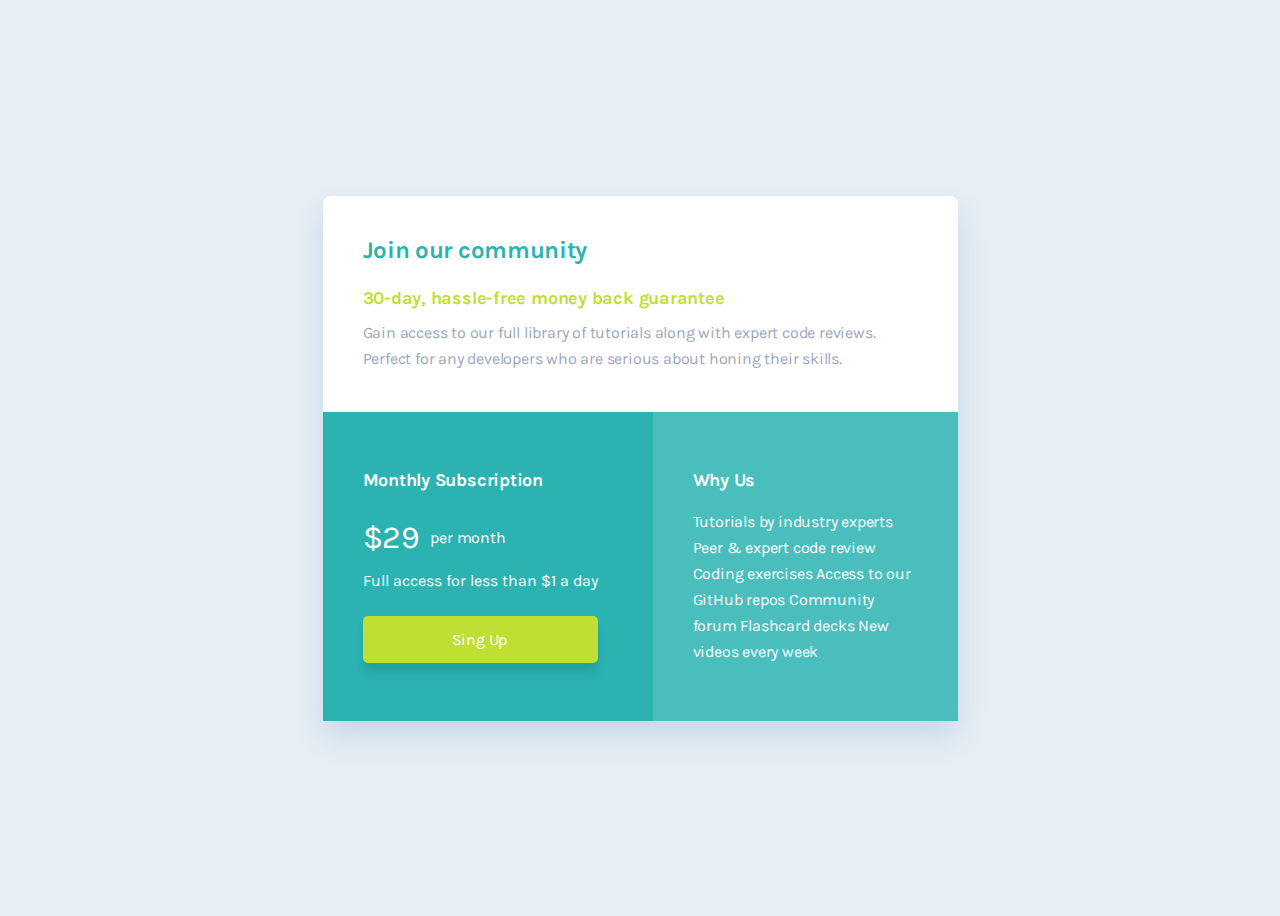
<file: classe-01/index.html>
<!DOCTYPE html>
<html lang="pt">

<head>
    <meta charset="UTF-8">
    <meta name="viewport" content="width=device-width, initial-scale=1.0">
    <link rel="preconnect" href="https://fonts.googleapis.com">
    <link rel="preconnect" href="https://fonts.gstatic.com" crossorigin>
    <link href="https://fonts.googleapis.com/css2?family=Karla:wght@400;700&display=swap" rel="stylesheet">
    <link rel="stylesheet" href="style.css">
    <title>Document</title>
</head>

<body>
    <div class="card">
        <header>
            <h1>Join our community</h1>
            <h2>30-day, hassle-free money back guarantee</h2>
            <p>
                Gain access to our full library of tutorials along with expert code reviews. Perfect for any
                developers who are serious about honing their skills.
            </p>
        </header>

        <div class="container">
            <div class="card1">
                <h3>Monthly Subscription</h3>
                <section>
                    <p class="valor">$29</p>
                    <p class="texto">per month</p>
                </section>
                <p class="textcontainer">
                    Full access for less than $1 a day
                </p>
                <a href="#">Sing Up</a>
            </div>

            <div class="card2">
                <h3>Why Us</h3>
                <p class="texto">
                    Tutorials by industry experts Peer & expert code review Coding exercises Access to
                    our GitHub repos Community forum Flashcard decks New videos every week
                </p>
            </div>
        </div>
    </div>
</body>

</html>
</file>
<file: classe-01/style.css>
body {
    min-height: 100vh;
    display: flex;
    justify-content: center;
    align-items: center;
    background-color: #E6EFF5;;
}
div {
    font-family: 'Karla', sans-serif;
}
.card {
    background: #FFFFFF;
    box-shadow: 0px 15px 30px rgba(0, 81, 171, 0.148847);
    border-radius: 8px;
    max-width: 635px;
}
h1 {
    margin: 40px 40px auto;
    font-size: 24px;
    line-height: 28px;
    letter-spacing: -0.3px;
    color: #2AB3B1;
}
h2 {
    font-size: 18px;
    line-height: 21px;
    letter-spacing: -0.225px;
    color: #C0DF33;
    margin: 24px 40px 0px;
}
header p {
    font-size: 16px;
    line-height: 26px;
    letter-spacing: -0.2px;
    color: #9AA7BE;
    margin: 11px 40px auto;
}
header {
    margin-bottom: 40px;
}


.container {
    color: #FFFFFF;
    background: #2AB3B1;
    display: flex;
    justify-content: space-between;
}

.textcontainer {
    margin-top: 4px;
    margin-bottom: 26px;
}
.card1 {
    padding: 40px;
    color: #FFFFFF;
}
.card2 {
    background: rgba(255, 255, 255, 0.15);
    max-width: 225px;
    padding: 40px;
}
h3 {
    font-size: 18px;
    line-height: 21px;
    letter-spacing: -0.225px;
    margin-bottom: 18px;
}

section {
    display: flex;
    align-items: center;
}
.valor {
    font-size: 32px;
    line-height: 37px;
    letter-spacing: -0.4px;
    margin: 0px;
    margin-right: 11px;
}
.texto {
    font-size: 16px;
    line-height: 26px;
    letter-spacing: -0.2px;
}


a {
    display: flex;
    text-decoration: none;
    padding: 14px 89px;
    font-size: 16px;
    line-height: 19px;
    letter-spacing: -0.2px;
    color: #FFFFFF;
    background-color: #C0DF33;
    box-shadow: 0px 10px 10px rgba(0, 0, 0, 0.0973011);
    border-radius: 5px;
}
</file>
